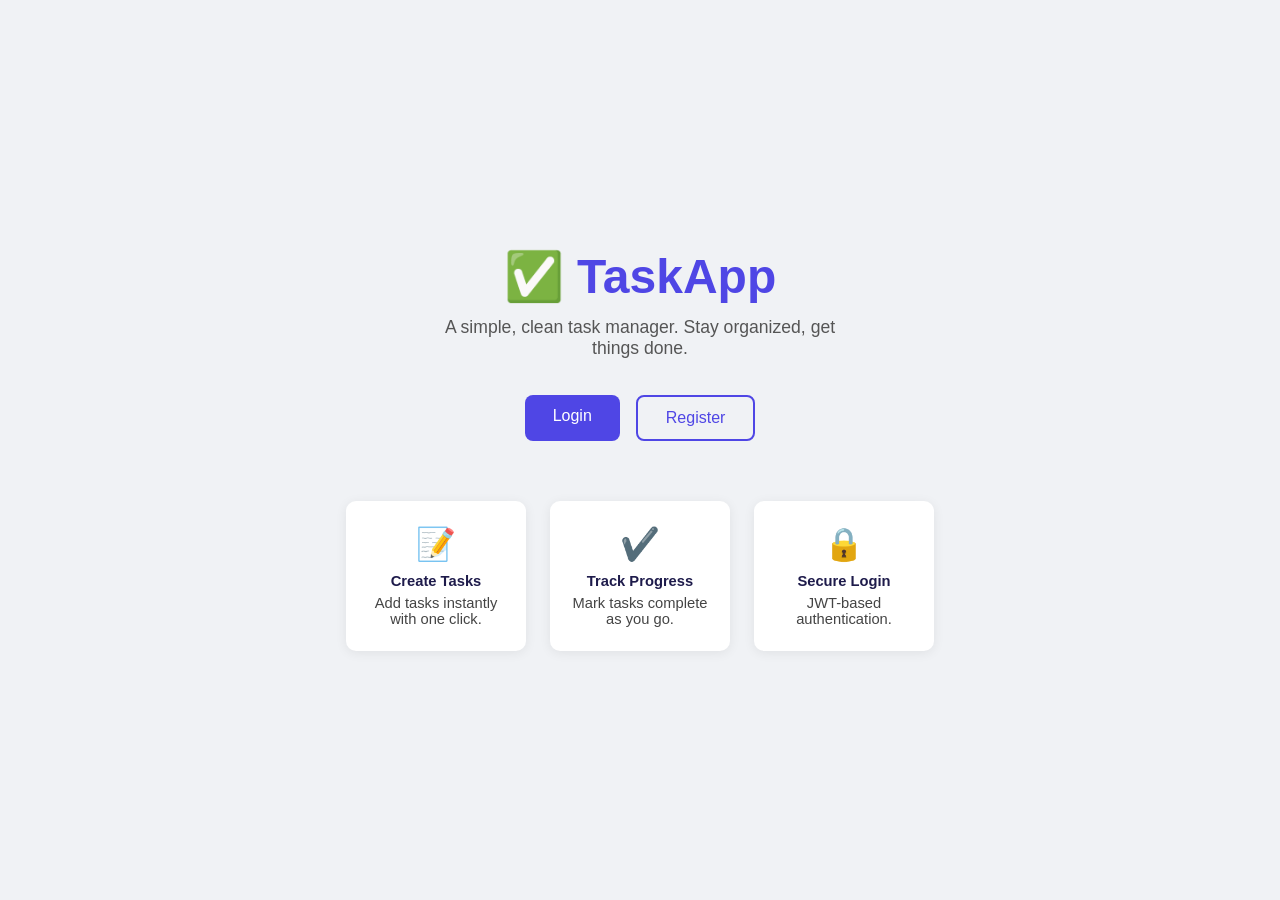
<file: frontend/index.html>
<!DOCTYPE html>
<html lang="en">
<head>
  <meta charset="UTF-8" />
  <meta name="viewport" content="width=device-width, initial-scale=1.0"/>
  <title>TaskApp – Home</title>
  <link rel="stylesheet" href="style.css" />
  <style>
    .hero {
      display: flex;
      flex-direction: column;
      align-items: center;
      justify-content: center;
      min-height: 100vh;
      text-align: center;
      padding: 24px;
    }
    .hero .brand {
      font-size: 3rem;
      font-weight: 800;
      color: #4f46e5;
      margin-bottom: 12px;
    }
    .hero p {
      font-size: 1.1rem;
      color: #555;
      margin-bottom: 36px;
      max-width: 420px;
    }
    .hero-buttons {
      display: flex;
      gap: 16px;
    }
    .btn-primary {
      background: #4f46e5;
      color: #fff;
      padding: 12px 28px;
      border-radius: 8px;
      font-size: 1rem;
      text-decoration: none;
      transition: background 0.2s;
    }
    .btn-primary:hover { background: #4338ca; }
    .btn-outline {
      background: transparent;
      color: #4f46e5;
      border: 2px solid #4f46e5;
      padding: 12px 28px;
      border-radius: 8px;
      font-size: 1rem;
      text-decoration: none;
      transition: all 0.2s;
    }
    .btn-outline:hover { background: #4f46e5; color: #fff; }
    .features {
      display: flex;
      gap: 24px;
      margin-top: 60px;
      flex-wrap: wrap;
      justify-content: center;
    }
    .feature-card {
      background: #fff;
      border-radius: 10px;
      padding: 24px 20px;
      width: 180px;
      box-shadow: 0 2px 12px rgba(0,0,0,0.07);
      font-size: 0.92rem;
      color: #444;
    }
    .feature-card .icon { font-size: 2rem; margin-bottom: 10px; }
    .feature-card strong { display: block; margin-bottom: 6px; color: #1e1b4b; }
  </style>
</head>
<body>
  <div class="hero">
    <div class="brand">✅ TaskApp</div>
    <p>A simple, clean task manager. Stay organized, get things done.</p>
    <div class="hero-buttons">
      <a href="login.html" class="btn-primary">Login</a>
      <a href="register.html" class="btn-outline">Register</a>
    </div>

    <div class="features">
      <div class="feature-card">
        <div class="icon">📝</div>
        <strong>Create Tasks</strong>
        Add tasks instantly with one click.
      </div>
      <div class="feature-card">
        <div class="icon">✔️</div>
        <strong>Track Progress</strong>
        Mark tasks complete as you go.
      </div>
      <div class="feature-card">
        <div class="icon">🔒</div>
        <strong>Secure Login</strong>
        JWT-based authentication.
      </div>
    </div>
  </div>

  <script>
    // If already logged in, skip home → go straight to dashboard
    if (localStorage.getItem('access_token')) {
      window.location.href = 'dashboard.html';
    }
  </script>
</body>
</html>
</file>
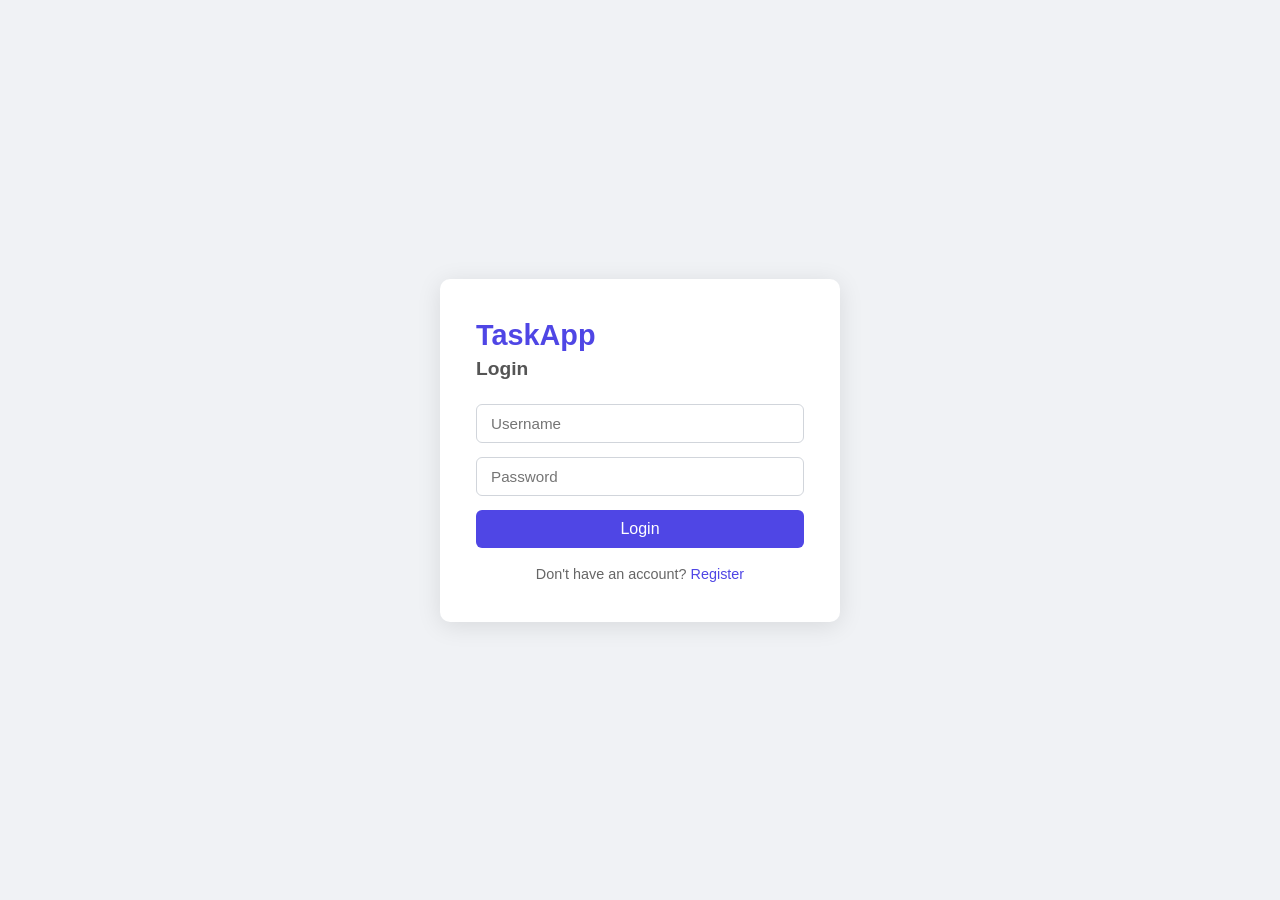
<file: frontend/dashboard.html>
<!DOCTYPE html>
<html lang="en">
<head>
  <meta charset="UTF-8" />
  <meta name="viewport" content="width=device-width, initial-scale=1.0"/>
  <title>TaskApp – Dashboard</title>
  <link rel="stylesheet" href="style.css" />
</head>
<body>

  <!-- Navbar -->
  <nav class="navbar">
    <span class="brand">TaskApp</span>
    <div class="nav-links">
      <span id="welcome-user"></span>
      <button id="logout-btn" class="btn btn-danger">Logout</button>
    </div>
  </nav>

  <!-- Main Content -->
  <div class="dashboard-container">
    <h2>My Tasks</h2>

    <!-- Add Task -->
    <div class="add-task-row">
      <input type="text" id="new-task-input" placeholder="Enter new task..." />
      <button id="add-task-btn" class="btn btn-success">Add Task</button>
    </div>

    <!-- Task List -->
    <ul id="task-list" class="task-list">
      <li class="loading-msg">Loading tasks...</li>
    </ul>
  </div>

  <script src="api.js"></script>
  <script>
    // Auth guard
    const token = localStorage.getItem('access_token');
    if (!token) window.location.href = 'login.html';

    // Logout
    document.getElementById('logout-btn').addEventListener('click', () => {
      localStorage.removeItem('access_token');
      window.location.href = 'login.html';
    });

    // Load profile + tasks on page load
    async function init() {
      try {
        const profile = await getProfile(token);
        document.getElementById('welcome-user').textContent = `Welcome, ${profile.username}`;
        await loadTasks();
      } catch (err) {
        // Token likely expired
        localStorage.removeItem('access_token');
        window.location.href = 'login.html';
      }
    }

    async function loadTasks() {
      const tasks = await getTasks(token);
      renderTasks(tasks);
    }

    function renderTasks(tasks) {
      const list = document.getElementById('task-list');
      if (tasks.length === 0) {
        list.innerHTML = '<li class="empty-msg">No tasks yet. Add one above!</li>';
        return;
      }
      list.innerHTML = tasks.map(task => `
        <li class="task-item ${task.completed ? 'completed' : ''}" data-id="${task.id}">
          <span class="task-title" onclick="toggleTask(${task.id}, ${task.completed}, '${escapeHTML(task.title)}')">
            ${escapeHTML(task.title)}
          </span>
          <button class="btn btn-danger btn-sm" onclick="removeTask(${task.id})">Delete</button>
        </li>
      `).join('');
    }

    // Add task
    document.getElementById('add-task-btn').addEventListener('click', async () => {
      const input = document.getElementById('new-task-input');
      const title = input.value.trim();
      if (!title) return;
      await createTask(token, { title });
      input.value = '';
      await loadTasks();
    });

    // Allow Enter key to add task
    document.getElementById('new-task-input').addEventListener('keydown', (e) => {
      if (e.key === 'Enter') document.getElementById('add-task-btn').click();
    });

    async function toggleTask(id, completed, title) {
      await updateTask(token, id, { title, completed: !completed });
      await loadTasks();
    }

    async function removeTask(id) {
      await deleteTask(token, id);
      await loadTasks();
    }

    function escapeHTML(str) {
      return str.replace(/&/g,'&amp;').replace(/</g,'&lt;').replace(/>/g,'&gt;').replace(/"/g,'&quot;');
    }

    init();
  </script>
</body>
</html>
</file>
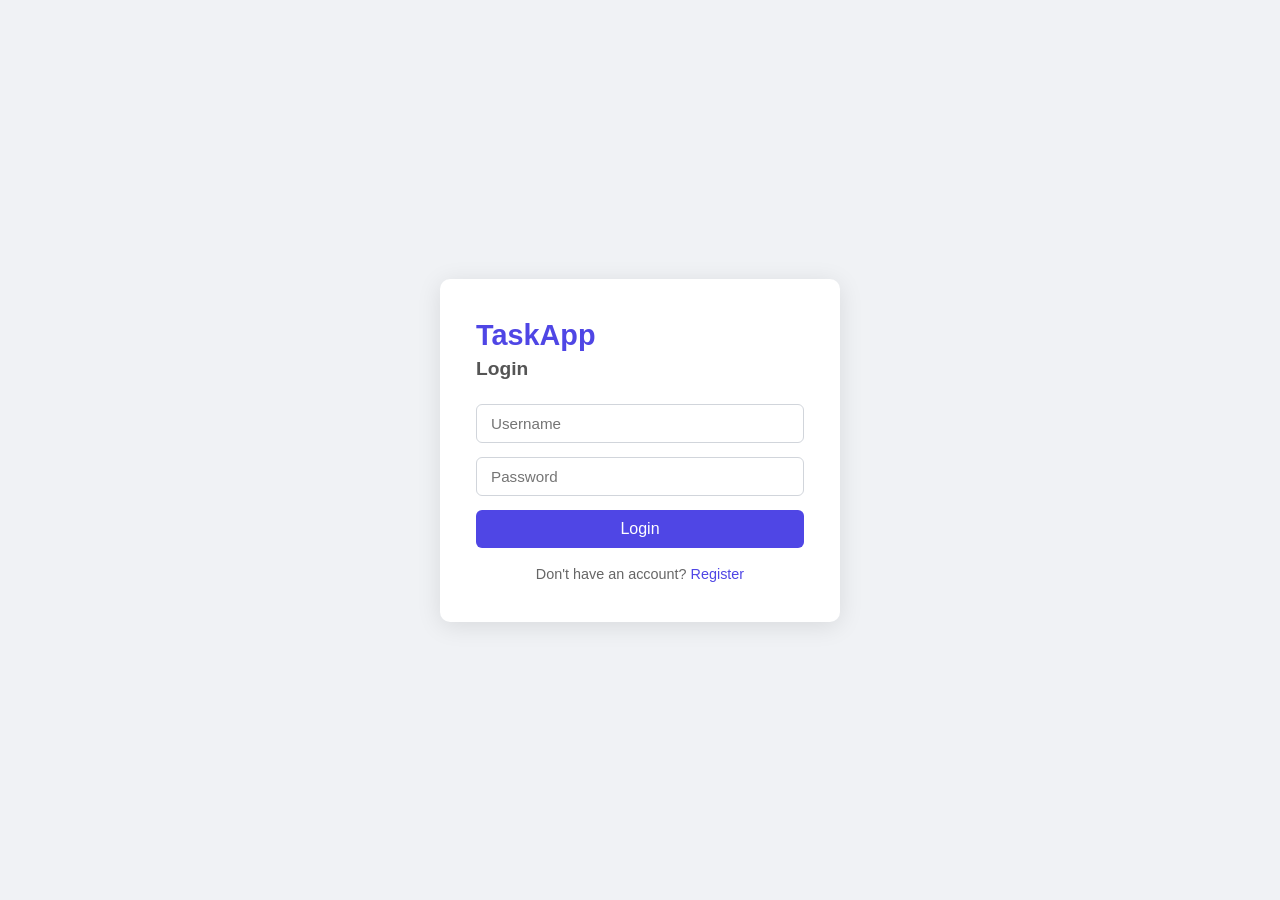
<file: frontend/login.html>
<!DOCTYPE html>
<html lang="en">
<head>
  <meta charset="UTF-8" />
  <meta name="viewport" content="width=device-width, initial-scale=1.0"/>
  <title>TaskApp – Login</title>
  <link rel="stylesheet" href="style.css" />
</head>
<body>
  <div class="auth-container">
    <div class="auth-card">
      <h1 class="brand">TaskApp</h1>
      <h2>Login</h2>
      <div id="error-msg" class="alert hidden"></div>
      <form id="login-form">
        <input type="text" id="username" placeholder="Username" required />
        <input type="password" id="password" placeholder="Password" required />
        <button type="submit">Login</button>
      </form>
      <p class="switch-link">Don't have an account? <a href="register.html">Register</a></p>
    </div>
  </div>
  <script src="api.js"></script>
  <script>
    // Redirect if already logged in
    if (localStorage.getItem('access_token')) {
      window.location.href = 'dashboard.html';
    }

    document.getElementById('login-form').addEventListener('submit', async (e) => {
      e.preventDefault();
      const username = document.getElementById('username').value;
      const password = document.getElementById('password').value;

      try {
        const data = await loginUser({ username, password });
        localStorage.setItem('access_token', data.access);
        window.location.href = 'dashboard.html';
      } catch (err) {
        showError('Login failed. Check your credentials.');
      }
    });

    function showError(msg) {
      const el = document.getElementById('error-msg');
      el.textContent = msg;
      el.classList.remove('hidden');
    }
  </script>
</body>
</html>
</file>
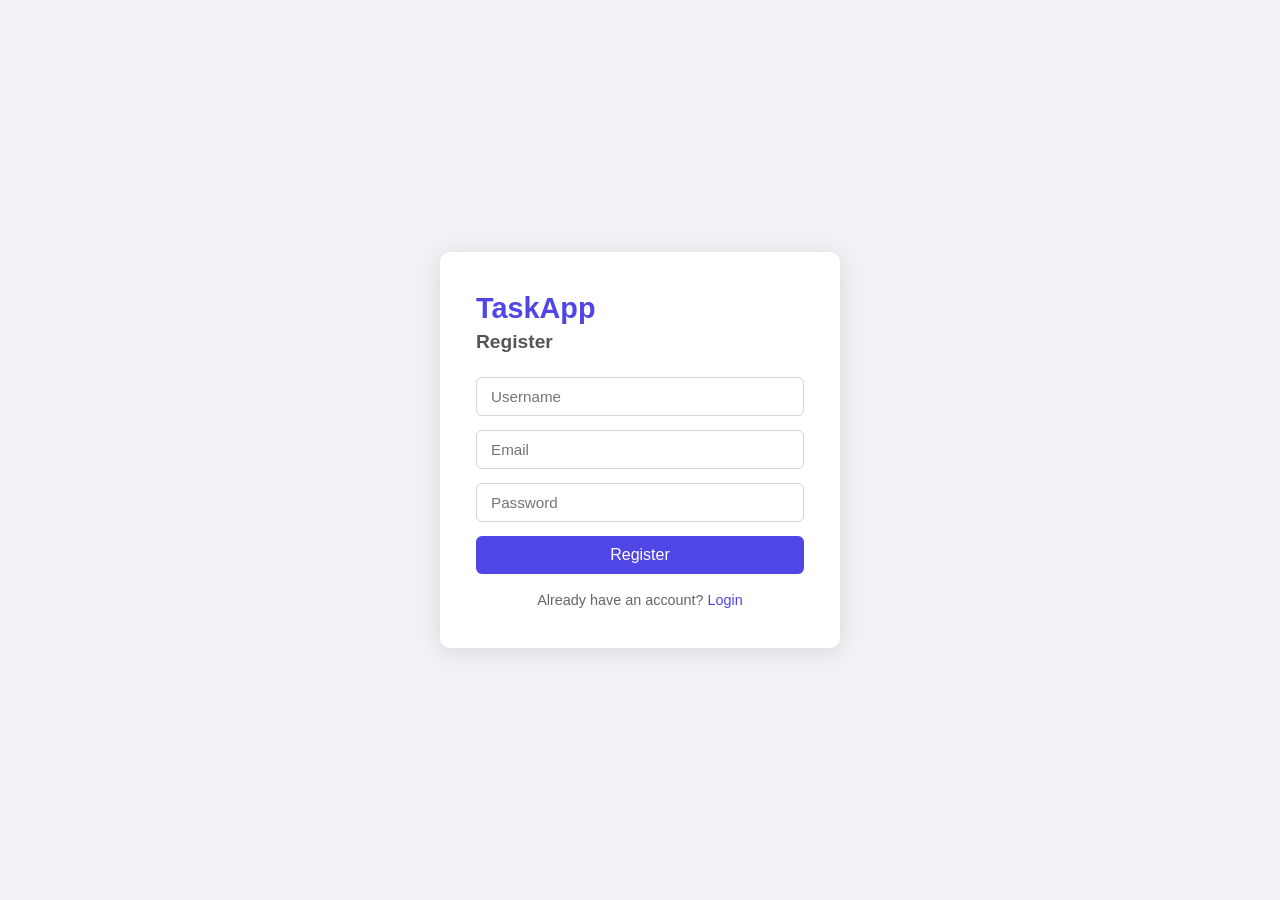
<file: frontend/register.html>
<!DOCTYPE html>
<html lang="en">
<head>
  <meta charset="UTF-8" />
  <meta name="viewport" content="width=device-width, initial-scale=1.0"/>
  <title>TaskApp – Register</title>
  <link rel="stylesheet" href="style.css" />
</head>
<body>
  <div class="auth-container">
    <div class="auth-card">
      <h1 class="brand">TaskApp</h1>
      <h2>Register</h2>
      <div id="error-msg" class="alert hidden"></div>
      <form id="register-form">
        <input type="text" id="username" placeholder="Username" required />
        <input type="email" id="email" placeholder="Email" required />
        <input type="password" id="password" placeholder="Password" required />
        <button type="submit">Register</button>
      </form>
      <p class="switch-link">Already have an account? <a href="login.html">Login</a></p>
    </div>
  </div>
  <script src="api.js"></script>
  <script>
    document.getElementById('register-form').addEventListener('submit', async (e) => {
      e.preventDefault();
      const username = document.getElementById('username').value;
      const email    = document.getElementById('email').value;
      const password = document.getElementById('password').value;

      try {
        await registerUser({ username, email, password });
        window.location.href = 'login.html';
      } catch (err) {
        const detail = err.responseData
          ? JSON.stringify(err.responseData)
          : 'Registration failed. Try again.';
        showError(detail);
      }
    });

    function showError(msg) {
      const el = document.getElementById('error-msg');
      el.textContent = msg;
      el.classList.remove('hidden');
    }
  </script>
</body>
</html>
</file>
<file: frontend/style.css>
/* ===== Global Reset ===== */
*, *::before, *::after { box-sizing: border-box; margin: 0; padding: 0; }

body {
  font-family: 'Segoe UI', Tahoma, Geneva, Verdana, sans-serif;
  background: #f0f2f5;
  color: #333;
  min-height: 100vh;
}

/* ===== Auth Pages ===== */
.auth-container {
  display: flex;
  align-items: center;
  justify-content: center;
  min-height: 100vh;
}

.auth-card {
  background: #fff;
  border-radius: 10px;
  padding: 40px 36px;
  width: 100%;
  max-width: 400px;
  box-shadow: 0 4px 24px rgba(0,0,0,0.10);
}

.auth-card .brand {
  font-size: 1.8rem;
  font-weight: 700;
  color: #4f46e5;
  margin-bottom: 6px;
}

.auth-card h2 {
  font-size: 1.2rem;
  color: #555;
  margin-bottom: 24px;
}

.auth-card form {
  display: flex;
  flex-direction: column;
  gap: 14px;
}

.auth-card input {
  padding: 10px 14px;
  border: 1px solid #d1d5db;
  border-radius: 6px;
  font-size: 0.95rem;
  outline: none;
  transition: border-color 0.2s;
}

.auth-card input:focus { border-color: #4f46e5; }

.auth-card button[type="submit"] {
  padding: 10px;
  background: #4f46e5;
  color: #fff;
  border: none;
  border-radius: 6px;
  font-size: 1rem;
  cursor: pointer;
  transition: background 0.2s;
}

.auth-card button[type="submit"]:hover { background: #4338ca; }

.switch-link {
  margin-top: 18px;
  font-size: 0.9rem;
  color: #666;
  text-align: center;
}

.switch-link a { color: #4f46e5; text-decoration: none; }
.switch-link a:hover { text-decoration: underline; }

/* ===== Alert ===== */
.alert {
  background: #fee2e2;
  color: #b91c1c;
  border-radius: 6px;
  padding: 10px 14px;
  font-size: 0.9rem;
  margin-bottom: 14px;
}

.hidden { display: none; }

/* ===== Navbar ===== */
.navbar {
  background: #4f46e5;
  color: #fff;
  padding: 14px 28px;
  display: flex;
  align-items: center;
  justify-content: space-between;
}

.navbar .brand { font-size: 1.4rem; font-weight: 700; }
.navbar .nav-links { display: flex; align-items: center; gap: 16px; }
.navbar .nav-links span { font-size: 0.95rem; opacity: 0.9; }

/* ===== Buttons ===== */
.btn {
  padding: 8px 16px;
  border: none;
  border-radius: 6px;
  font-size: 0.9rem;
  cursor: pointer;
  transition: opacity 0.2s;
}
.btn:hover { opacity: 0.85; }
.btn-success { background: #16a34a; color: #fff; }
.btn-danger  { background: #dc2626; color: #fff; }
.btn-sm      { padding: 5px 12px; font-size: 0.82rem; }

/* ===== Dashboard ===== */
.dashboard-container {
  max-width: 640px;
  margin: 40px auto;
  padding: 0 16px;
}

.dashboard-container h2 {
  font-size: 1.5rem;
  margin-bottom: 20px;
  color: #1e1b4b;
}

.add-task-row {
  display: flex;
  gap: 10px;
  margin-bottom: 24px;
}

.add-task-row input {
  flex: 1;
  padding: 10px 14px;
  border: 1px solid #d1d5db;
  border-radius: 6px;
  font-size: 0.95rem;
  outline: none;
  transition: border-color 0.2s;
}
.add-task-row input:focus { border-color: #4f46e5; }

/* ===== Task List ===== */
.task-list {
  list-style: none;
  display: flex;
  flex-direction: column;
  gap: 10px;
}

.task-item {
  background: #fff;
  border: 1px solid #e5e7eb;
  border-radius: 8px;
  padding: 14px 16px;
  display: flex;
  align-items: center;
  justify-content: space-between;
  box-shadow: 0 1px 4px rgba(0,0,0,0.05);
  transition: background 0.2s;
}

.task-item.completed { background: #f0fdf4; }

.task-title {
  cursor: pointer;
  font-size: 0.97rem;
  flex: 1;
}

.task-item.completed .task-title {
  text-decoration: line-through;
  color: #9ca3af;
}

.loading-msg, .empty-msg {
  color: #9ca3af;
  font-style: italic;
  text-align: center;
  padding: 20px 0;
  list-style: none;
}
</file>
